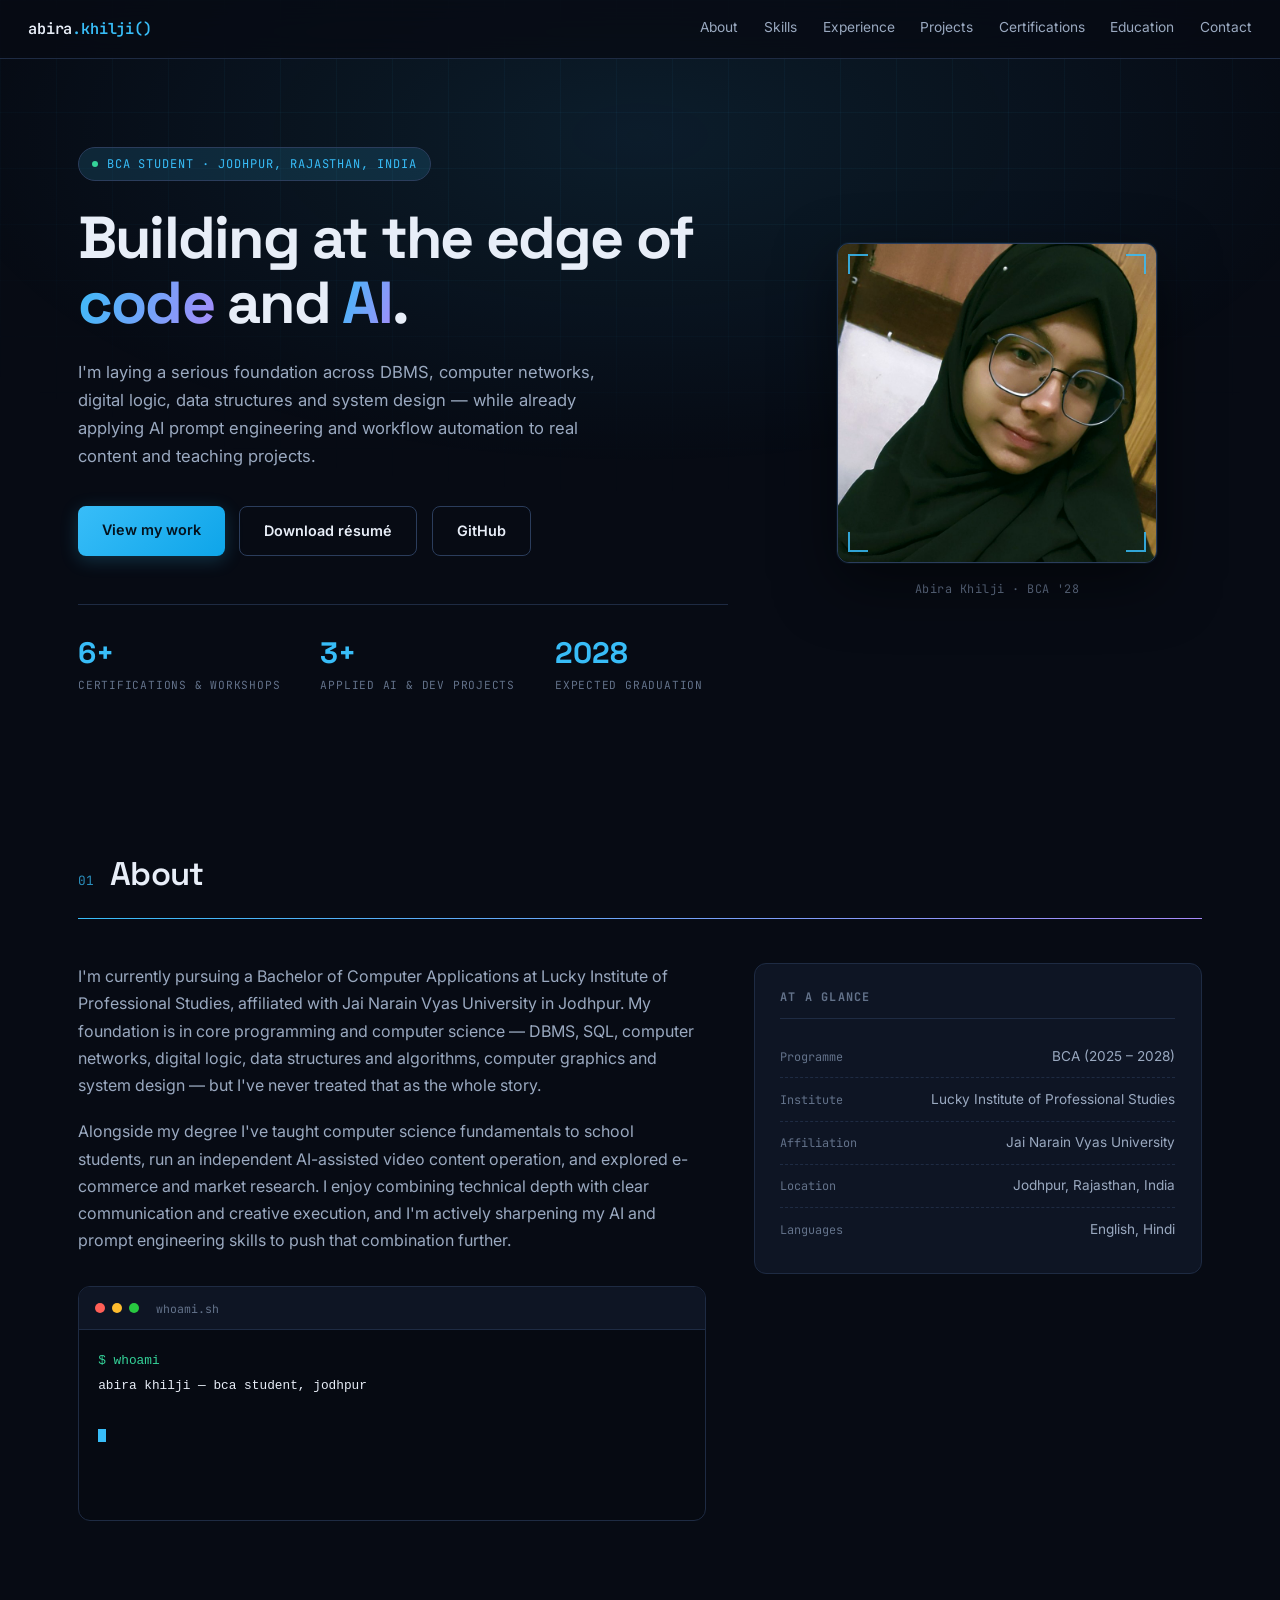
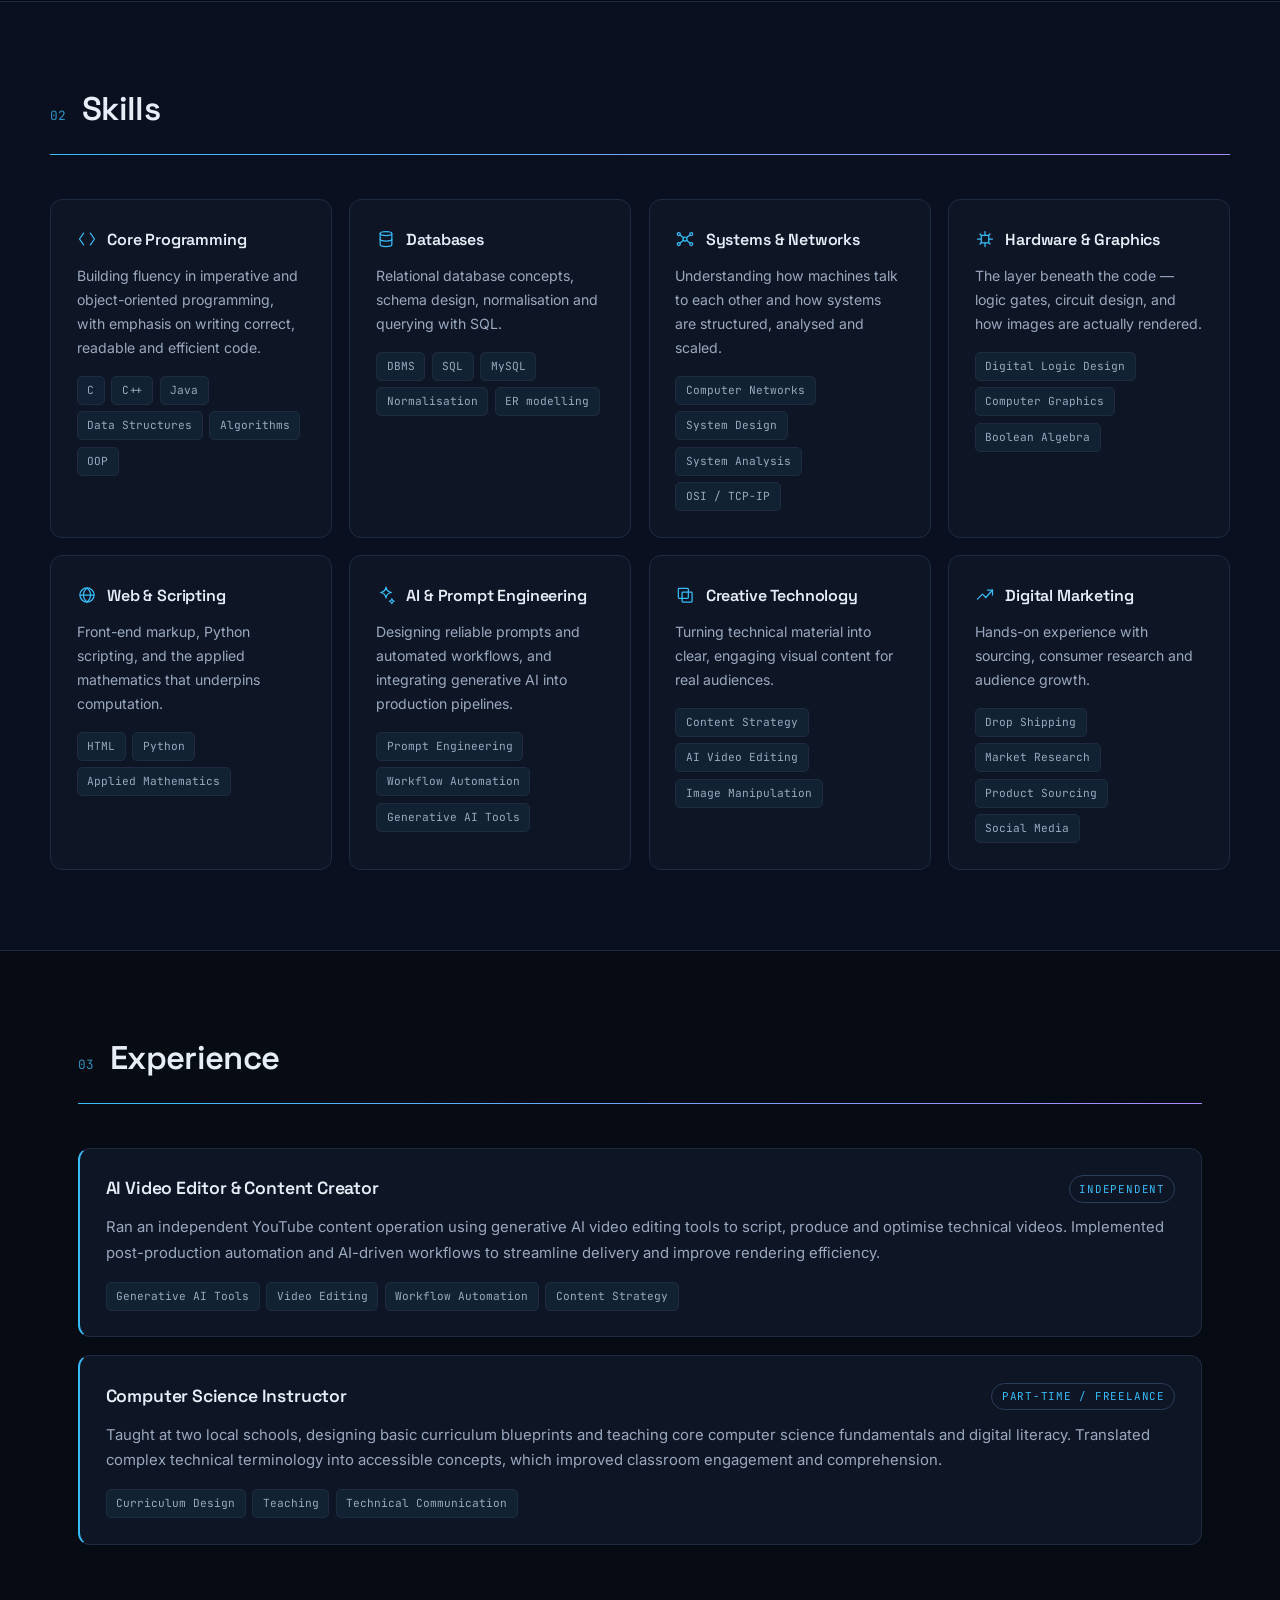
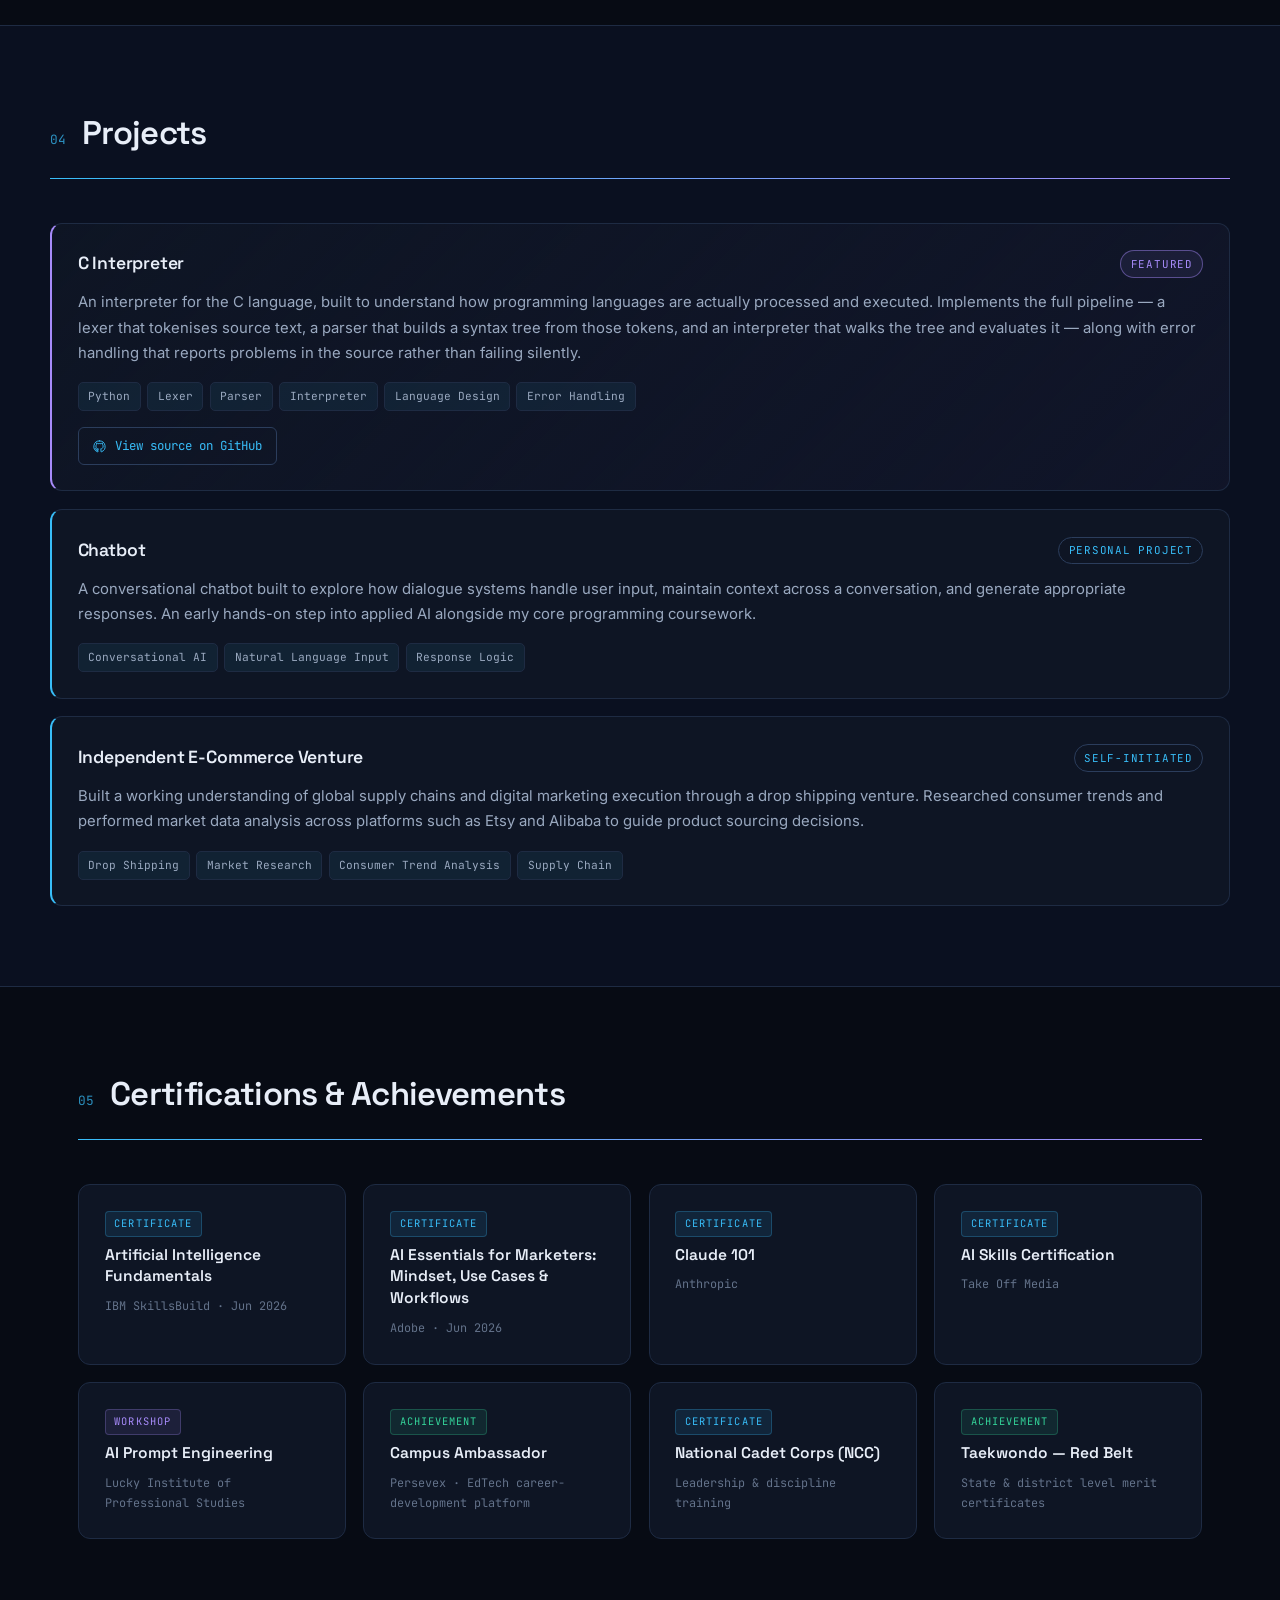
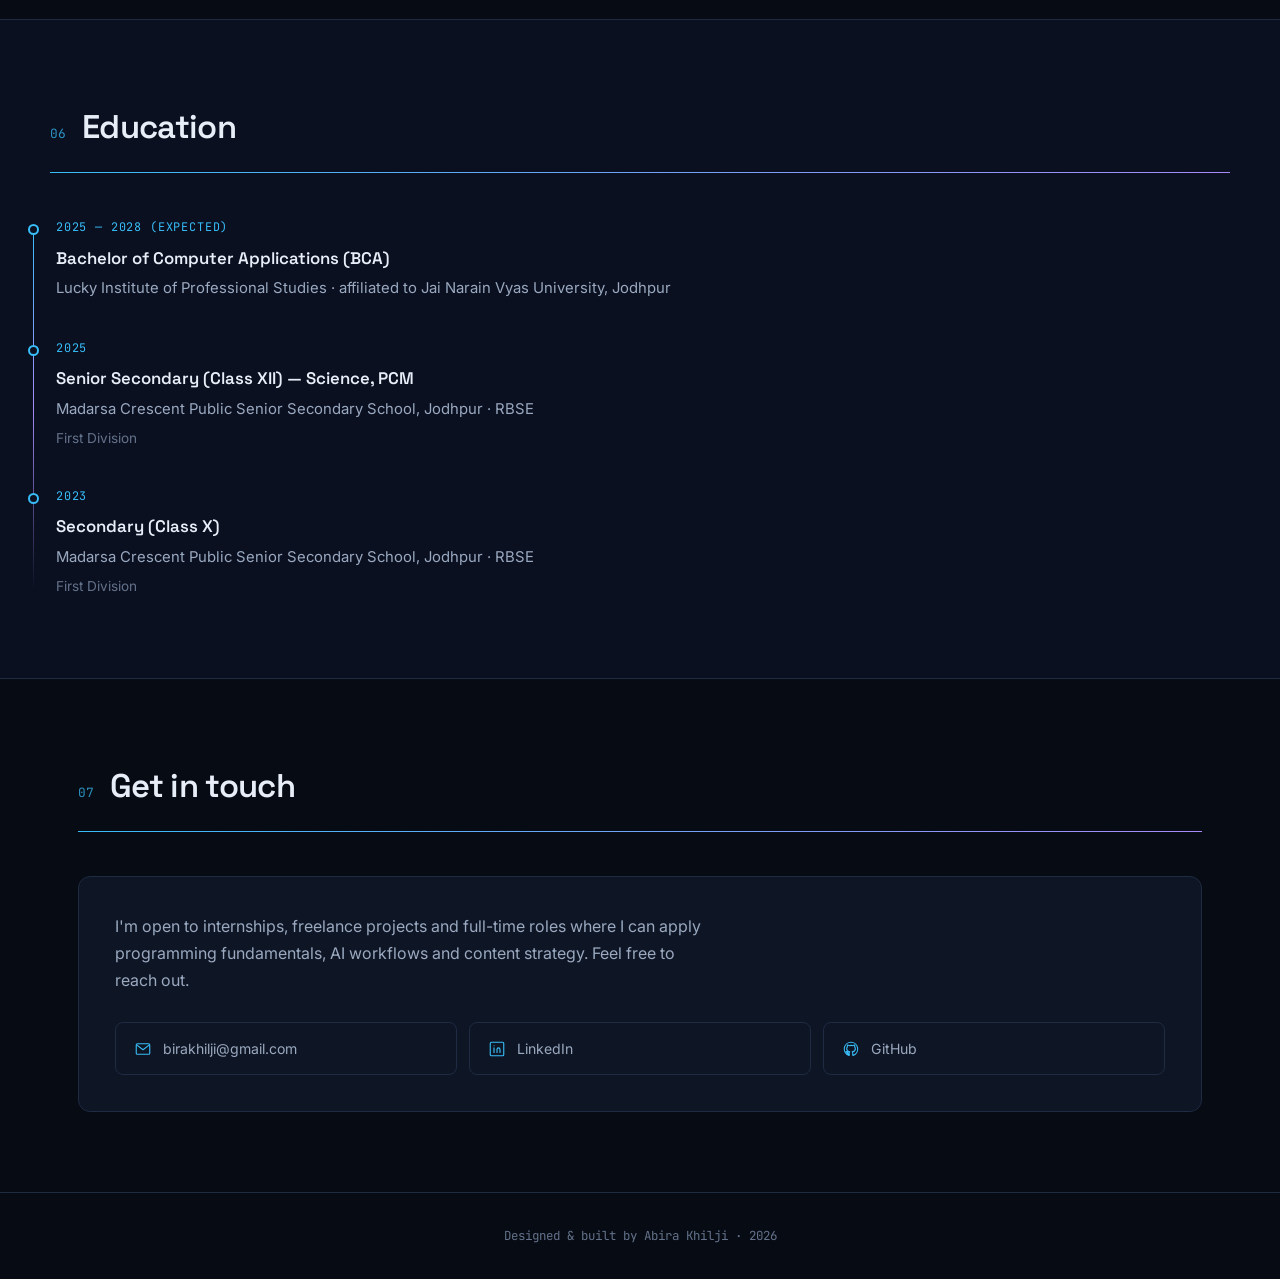
<file: index.html>
<!DOCTYPE html>
<html lang="en">
<head>
<meta charset="UTF-8">
<meta name="viewport" content="width=device-width, initial-scale=1.0">
<title>Abira Khilji — Computer Applications &amp; Applied AI</title>
<meta name="description" content="Abira Khilji — BCA student in Jodhpur, India. Core computer science (DBMS, networks, DSA, system design) combined with applied AI, prompt engineering and content strategy.">
<meta name="author" content="Abira Khilji">

<meta property="og:type" content="website">
<meta property="og:title" content="Abira Khilji — Computer Applications &amp; Applied AI">
<meta property="og:description" content="BCA student combining core computer science with applied AI, prompt engineering and content strategy.">
<meta property="og:image" content="assets/profile.jpg">
<meta name="twitter:card" content="summary_large_image">

<link rel="icon" href="data:image/svg+xml,<svg xmlns='http://www.w3.org/2000/svg' viewBox='0 0 100 100'><rect width='100' height='100' rx='20' fill='%230b1220'/><text y='70' x='50' text-anchor='middle' font-size='58' font-family='monospace' fill='%2338bdf8'>A</text></svg>">

<link rel="preconnect" href="https://fonts.googleapis.com">
<link rel="preconnect" href="https://fonts.gstatic.com" crossorigin>
<link href="https://fonts.googleapis.com/css2?family=Space+Grotesk:wght@500;600;700&family=Inter:wght@400;500;600&family=JetBrains+Mono:wght@400;500;600&display=swap" rel="stylesheet">
<link rel="stylesheet" href="style.css">
</head>
<body>

<div class="bg-grid" aria-hidden="true"></div>
<div class="bg-glow" aria-hidden="true"></div>

<a class="skip-link" href="#main">Skip to content</a>

<header class="site-header">
  <a class="brand" href="#top">abira<span class="brand-dim">.khilji()</span></a>
  <nav class="main-nav" id="mainNav">
    <a href="#about">About</a>
    <a href="#skills">Skills</a>
    <a href="#experience">Experience</a>
    <a href="#projects">Projects</a>
    <a href="#certifications">Certifications</a>
    <a href="#education">Education</a>
    <a href="#contact">Contact</a>
  </nav>
  <button class="nav-toggle" aria-label="Open menu" aria-expanded="false" aria-controls="mainNav">
    <span></span><span></span><span></span>
  </button>
</header>

<main id="main">

<section id="top" class="hero">
  <div class="hero-inner">
    <div class="hero-text">
      <p class="hero-label"><span class="pulse-dot"></span>BCA Student · Jodhpur, Rajasthan, India</p>
      <h1 class="hero-title">Building at the edge of <span class="accent-text">code</span> and <span class="accent-text">AI</span>.</h1>
      <p class="hero-sub">
        I'm laying a serious foundation across DBMS, computer networks, digital logic, data structures
        and system design — while already applying AI prompt engineering and workflow automation to real
        content and teaching projects.
      </p>
      <div class="hero-actions">
        <a href="#experience" class="btn btn-primary">View my work</a>
        <a href="resume.pdf" class="btn btn-ghost" target="_blank" rel="noopener">Download résumé</a>
        <a href="https://github.com/abirakhilji" class="btn btn-ghost" target="_blank" rel="noopener">GitHub</a>
      </div>
      <div class="hero-stats">
        <div class="hero-stat">
          <span class="hero-stat-value">6+</span>
          <span class="hero-stat-label">Certifications &amp; workshops</span>
        </div>
        <div class="hero-stat">
          <span class="hero-stat-value">3+</span>
          <span class="hero-stat-label">Applied AI &amp; dev projects</span>
        </div>
        <div class="hero-stat">
          <span class="hero-stat-value">2028</span>
          <span class="hero-stat-label">Expected graduation</span>
        </div>
      </div>
    </div>

    <div class="hero-portrait">
      <div class="portrait-frame">
        <img src="assets/profile.jpg" alt="Portrait of Abira Khilji" width="800" height="800" loading="eager">
        <span class="corner tl"></span><span class="corner tr"></span>
        <span class="corner bl"></span><span class="corner br"></span>
        <span class="scanline" aria-hidden="true"></span>
      </div>
      <p class="portrait-caption">Abira Khilji · BCA '28</p>
    </div>
  </div>
</section>

<section id="about" class="section">
  <div class="section-head">
    <span class="section-index">01</span>
    <h2 class="section-title">About</h2>
  </div>

  <div class="about-grid">
    <div class="about-text-col">
      <p class="about-text">
        I'm currently pursuing a Bachelor of Computer Applications at Lucky Institute of Professional
        Studies, affiliated with Jai Narain Vyas University in Jodhpur. My foundation is in core
        programming and computer science — DBMS, SQL, computer networks, digital logic, data structures
        and algorithms, computer graphics and system design — but I've never treated that as the whole story.
      </p>
      <p class="about-text">
        Alongside my degree I've taught computer science fundamentals to school students, run an
        independent AI-assisted video content operation, and explored e-commerce and market research.
        I enjoy combining technical depth with clear communication and creative execution, and I'm
        actively sharpening my AI and prompt engineering skills to push that combination further.
      </p>

      <div class="terminal panel">
        <div class="terminal-bar">
          <span class="dot dot-red"></span><span class="dot dot-amber"></span><span class="dot dot-green"></span>
          <span class="terminal-title">whoami.sh</span>
        </div>
        <pre class="terminal-body"><code id="terminalOutput"></code><span class="cursor" aria-hidden="true"></span></pre>
      </div>
    </div>

    <aside class="panel spec-sheet">
      <h3 class="spec-heading">At a glance</h3>
      <div class="spec-row"><span class="spec-label">Programme</span><span class="spec-value">BCA (2025 – 2028)</span></div>
      <div class="spec-row"><span class="spec-label">Institute</span><span class="spec-value">Lucky Institute of Professional Studies</span></div>
      <div class="spec-row"><span class="spec-label">Affiliation</span><span class="spec-value">Jai Narain Vyas University</span></div>
      <div class="spec-row"><span class="spec-label">Location</span><span class="spec-value">Jodhpur, Rajasthan, India</span></div>
      <div class="spec-row"><span class="spec-label">Languages</span><span class="spec-value">English, Hindi</span></div>
    </aside>
  </div>
</section>

<section id="skills" class="section section-alt">
  <div class="section-head">
    <span class="section-index">02</span>
    <h2 class="section-title">Skills</h2>
  </div>

  <div class="skills-grid">

    <div class="skill-group panel">
      <div class="skill-group-head">
        <svg class="skill-icon" viewBox="0 0 24 24" fill="none" stroke="currentColor" stroke-width="1.5" stroke-linecap="round" stroke-linejoin="round" aria-hidden="true"><polyline points="8 5 3 12 8 19"/><polyline points="16 5 21 12 16 19"/></svg>
        <h3>Core Programming</h3>
      </div>
      <p>Building fluency in imperative and object-oriented programming, with emphasis on writing correct, readable and efficient code.</p>
      <div class="chip-row">
        <span class="chip">C</span><span class="chip">C++</span><span class="chip">Java</span>
        <span class="chip">Data Structures</span><span class="chip">Algorithms</span><span class="chip">OOP</span>
      </div>
    </div>

    <div class="skill-group panel">
      <div class="skill-group-head">
        <svg class="skill-icon" viewBox="0 0 24 24" fill="none" stroke="currentColor" stroke-width="1.5" stroke-linecap="round" stroke-linejoin="round" aria-hidden="true"><ellipse cx="12" cy="5.5" rx="7" ry="2.5"/><path d="M5 5.5v13c0 1.38 3.13 2.5 7 2.5s7-1.12 7-2.5v-13"/><path d="M5 12c0 1.38 3.13 2.5 7 2.5s7-1.12 7-2.5"/></svg>
        <h3>Databases</h3>
      </div>
      <p>Relational database concepts, schema design, normalisation and querying with SQL.</p>
      <div class="chip-row">
        <span class="chip">DBMS</span><span class="chip">SQL</span><span class="chip">MySQL</span>
        <span class="chip">Normalisation</span><span class="chip">ER modelling</span>
      </div>
    </div>

    <div class="skill-group panel">
      <div class="skill-group-head">
        <svg class="skill-icon" viewBox="0 0 24 24" fill="none" stroke="currentColor" stroke-width="1.5" stroke-linecap="round" stroke-linejoin="round" aria-hidden="true"><circle cx="12" cy="12" r="2.4"/><circle cx="4.5" cy="6" r="1.8"/><circle cx="19.5" cy="6" r="1.8"/><circle cx="4.5" cy="18" r="1.8"/><circle cx="19.5" cy="18" r="1.8"/><path d="M6 7.2l4.3 3.4M18 7.2l-4.3 3.4M6 16.8l4.3-3.4M18 16.8l-4.3-3.4"/></svg>
        <h3>Systems &amp; Networks</h3>
      </div>
      <p>Understanding how machines talk to each other and how systems are structured, analysed and scaled.</p>
      <div class="chip-row">
        <span class="chip">Computer Networks</span><span class="chip">System Design</span>
        <span class="chip">System Analysis</span><span class="chip">OSI / TCP-IP</span>
      </div>
    </div>

    <div class="skill-group panel">
      <div class="skill-group-head">
        <svg class="skill-icon" viewBox="0 0 24 24" fill="none" stroke="currentColor" stroke-width="1.5" stroke-linecap="round" stroke-linejoin="round" aria-hidden="true"><rect x="7.5" y="7.5" width="9" height="9" rx="1"/><path d="M12 3v4.5M12 16.5V21M3 12h4.5M16.5 12H21M6 6l1.8 1.8M18 6l-1.8 1.8M6 18l1.8-1.8M18 18l-1.8-1.8"/></svg>
        <h3>Hardware &amp; Graphics</h3>
      </div>
      <p>The layer beneath the code — logic gates, circuit design, and how images are actually rendered.</p>
      <div class="chip-row">
        <span class="chip">Digital Logic Design</span><span class="chip">Computer Graphics</span>
        <span class="chip">Boolean Algebra</span>
      </div>
    </div>

    <div class="skill-group panel">
      <div class="skill-group-head">
        <svg class="skill-icon" viewBox="0 0 24 24" fill="none" stroke="currentColor" stroke-width="1.5" stroke-linecap="round" stroke-linejoin="round" aria-hidden="true"><circle cx="12" cy="12" r="8.5"/><path d="M3.5 12h17"/><path d="M12 3.5c2.8 2.4 4.3 5.3 4.3 8.5s-1.5 6.1-4.3 8.5c-2.8-2.4-4.3-5.3-4.3-8.5S9.2 5.9 12 3.5z"/></svg>
        <h3>Web &amp; Scripting</h3>
      </div>
      <p>Front-end markup, Python scripting, and the applied mathematics that underpins computation.</p>
      <div class="chip-row">
        <span class="chip">HTML</span><span class="chip">Python</span>
        <span class="chip">Applied Mathematics</span>
      </div>
    </div>

    <div class="skill-group panel">
      <div class="skill-group-head">
        <svg class="skill-icon" viewBox="0 0 24 24" fill="none" stroke="currentColor" stroke-width="1.5" stroke-linecap="round" stroke-linejoin="round" aria-hidden="true"><path d="M12 2.5c.65 3.9 2.15 5.85 6.5 6.5-4.35.65-5.85 2.6-6.5 6.5-.65-3.9-2.15-5.85-6.5-6.5 4.35-.65 5.85-2.6 6.5-6.5z"/><path d="M19 16.5c.32 1.8 1 2.7 3 3-2 .3-2.68 1.2-3 3-.32-1.8-1-2.7-3-3 2-.3 2.68-1.2 3-3z"/></svg>
        <h3>AI &amp; Prompt Engineering</h3>
      </div>
      <p>Designing reliable prompts and automated workflows, and integrating generative AI into production pipelines.</p>
      <div class="chip-row">
        <span class="chip">Prompt Engineering</span><span class="chip">Workflow Automation</span>
        <span class="chip">Generative AI Tools</span>
      </div>
    </div>

    <div class="skill-group panel">
      <div class="skill-group-head">
        <svg class="skill-icon" viewBox="0 0 24 24" fill="none" stroke="currentColor" stroke-width="1.5" stroke-linecap="round" stroke-linejoin="round" aria-hidden="true"><rect x="4" y="4" width="12" height="12" rx="1"/><rect x="8.5" y="8.5" width="12" height="12" rx="1"/></svg>
        <h3>Creative Technology</h3>
      </div>
      <p>Turning technical material into clear, engaging visual content for real audiences.</p>
      <div class="chip-row">
        <span class="chip">Content Strategy</span><span class="chip">AI Video Editing</span>
        <span class="chip">Image Manipulation</span>
      </div>
    </div>

    <div class="skill-group panel">
      <div class="skill-group-head">
        <svg class="skill-icon" viewBox="0 0 24 24" fill="none" stroke="currentColor" stroke-width="1.5" stroke-linecap="round" stroke-linejoin="round" aria-hidden="true"><polyline points="3 17 9 11 13 15 21 6"/><polyline points="15 6 21 6 21 12"/></svg>
        <h3>Digital Marketing</h3>
      </div>
      <p>Hands-on experience with sourcing, consumer research and audience growth.</p>
      <div class="chip-row">
        <span class="chip">Drop Shipping</span><span class="chip">Market Research</span>
        <span class="chip">Product Sourcing</span><span class="chip">Social Media</span>
      </div>
    </div>

  </div>
</section>

<section id="experience" class="section">
  <div class="section-head">
    <span class="section-index">03</span>
    <h2 class="section-title">Experience</h2>
  </div>

  <div class="cards-list">

    <article class="card panel">
      <div class="card-head">
        <h3>AI Video Editor &amp; Content Creator</h3>
        <span class="card-tag">Independent</span>
      </div>
      <p>
        Ran an independent YouTube content operation using generative AI video editing tools to script,
        produce and optimise technical videos. Implemented post-production automation and AI-driven
        workflows to streamline delivery and improve rendering efficiency.
      </p>
      <div class="chip-row">
        <span class="chip">Generative AI Tools</span><span class="chip">Video Editing</span>
        <span class="chip">Workflow Automation</span><span class="chip">Content Strategy</span>
      </div>
    </article>

    <article class="card panel">
      <div class="card-head">
        <h3>Computer Science Instructor</h3>
        <span class="card-tag">Part-time / Freelance</span>
      </div>
      <p>
        Taught at two local schools, designing basic curriculum blueprints and teaching core computer
        science fundamentals and digital literacy. Translated complex technical terminology into
        accessible concepts, which improved classroom engagement and comprehension.
      </p>
      <div class="chip-row">
        <span class="chip">Curriculum Design</span><span class="chip">Teaching</span>
        <span class="chip">Technical Communication</span>
      </div>
    </article>

  </div>
</section>

<section id="projects" class="section section-alt">
  <div class="section-head">
    <span class="section-index">04</span>
    <h2 class="section-title">Projects</h2>
  </div>

  <div class="cards-list">

    <article class="card panel card-featured">
      <div class="card-head">
        <h3>C Interpreter</h3>
        <span class="card-tag tag-featured">Featured</span>
      </div>
      <p>
        An interpreter for the C language, built to understand how programming languages are actually
        processed and executed. Implements the full pipeline — a lexer that tokenises source text, a
        parser that builds a syntax tree from those tokens, and an interpreter that walks the tree and
        evaluates it — along with error handling that reports problems in the source rather than failing
        silently.
      </p>
      <div class="chip-row">
        <span class="chip">Python</span><span class="chip">Lexer</span>
        <span class="chip">Parser</span><span class="chip">Interpreter</span>
        <span class="chip">Language Design</span><span class="chip">Error Handling</span>
      </div>
      <a class="card-link" href="https://github.com/abirakhilji/mini-c-compiler" target="_blank" rel="noopener">
        <svg viewBox="0 0 24 24" fill="none" stroke="currentColor" stroke-width="1.5" stroke-linecap="round" stroke-linejoin="round" aria-hidden="true"><path d="M12 3a9 9 0 0 0-2.85 17.54c.45.08.62-.2.62-.43v-1.68c-2.5.55-3.03-1.2-3.03-1.2-.41-1.03-1-1.3-1-1.3-.82-.56.06-.55.06-.55.9.06 1.38.93 1.38.93.8 1.38 2.1.98 2.62.75.08-.58.32-.98.57-1.2-2-.23-4.1-1-4.1-4.44 0-.98.35-1.78.92-2.4-.09-.23-.4-1.15.1-2.4 0 0 .76-.24 2.5.92a8.6 8.6 0 0 1 4.5 0c1.73-1.16 2.5-.92 2.5-.92.5 1.25.19 2.17.1 2.4.57.62.92 1.42.92 2.4 0 3.45-2.1 4.2-4.1 4.43.33.28.62.85.62 1.7v2.5c0 .24.16.5.62.43A9 9 0 0 0 12 3z"/></svg>
        View source on GitHub
      </a>
    </article>

    <article class="card panel">
      <div class="card-head">
        <h3>Chatbot</h3>
        <span class="card-tag">Personal project</span>
      </div>
      <p>
        A conversational chatbot built to explore how dialogue systems handle user input, maintain context
        across a conversation, and generate appropriate responses. An early hands-on step into applied AI
        alongside my core programming coursework.
      </p>
      <div class="chip-row">
        <span class="chip">Conversational AI</span><span class="chip">Natural Language Input</span>
        <span class="chip">Response Logic</span>
      </div>
    </article>

    <article class="card panel">
      <div class="card-head">
        <h3>Independent E-Commerce Venture</h3>
        <span class="card-tag">Self-initiated</span>
      </div>
      <p>
        Built a working understanding of global supply chains and digital marketing execution through a
        drop shipping venture. Researched consumer trends and performed market data analysis across
        platforms such as Etsy and Alibaba to guide product sourcing decisions.
      </p>
      <div class="chip-row">
        <span class="chip">Drop Shipping</span><span class="chip">Market Research</span>
        <span class="chip">Consumer Trend Analysis</span><span class="chip">Supply Chain</span>
      </div>
    </article>

  </div>
</section>

<section id="certifications" class="section">
  <div class="section-head">
    <span class="section-index">05</span>
    <h2 class="section-title">Certifications &amp; Achievements</h2>
  </div>

  <div class="badge-grid">
    <div class="badge-card panel">
      <span class="badge-type">Certificate</span>
      <h3 class="badge-name">Artificial Intelligence Fundamentals</h3>
      <p class="badge-meta">IBM SkillsBuild · Jun 2026</p>
    </div>
    <div class="badge-card panel">
      <span class="badge-type">Certificate</span>
      <h3 class="badge-name">AI Essentials for Marketers: Mindset, Use Cases &amp; Workflows</h3>
      <p class="badge-meta">Adobe · Jun 2026</p>
    </div>
    <div class="badge-card panel">
      <span class="badge-type">Certificate</span>
      <h3 class="badge-name">Claude 101</h3>
      <p class="badge-meta">Anthropic</p>
    </div>
    <div class="badge-card panel">
      <span class="badge-type">Certificate</span>
      <h3 class="badge-name">AI Skills Certification</h3>
      <p class="badge-meta">Take Off Media</p>
    </div>
    <div class="badge-card panel">
      <span class="badge-type workshop">Workshop</span>
      <h3 class="badge-name">AI Prompt Engineering</h3>
      <p class="badge-meta">Lucky Institute of Professional Studies</p>
    </div>
    <div class="badge-card panel">
      <span class="badge-type achievement">Achievement</span>
      <h3 class="badge-name">Campus Ambassador</h3>
      <p class="badge-meta">Persevex · EdTech career-development platform</p>
    </div>
    <div class="badge-card panel">
      <span class="badge-type">Certificate</span>
      <h3 class="badge-name">National Cadet Corps (NCC)</h3>
      <p class="badge-meta">Leadership &amp; discipline training</p>
    </div>
    <div class="badge-card panel">
      <span class="badge-type achievement">Achievement</span>
      <h3 class="badge-name">Taekwondo — Red Belt</h3>
      <p class="badge-meta">State &amp; district level merit certificates</p>
    </div>
  </div>
</section>

<section id="education" class="section section-alt">
  <div class="section-head">
    <span class="section-index">06</span>
    <h2 class="section-title">Education</h2>
  </div>

  <ol class="timeline">
    <li>
      <span class="timeline-node" aria-hidden="true"></span>
      <span class="timeline-year">2025 — 2028 (expected)</span>
      <span class="timeline-detail">
        <strong>Bachelor of Computer Applications (BCA)</strong>
        <span class="timeline-org">Lucky Institute of Professional Studies · affiliated to Jai Narain Vyas University, Jodhpur</span>
      </span>
    </li>
    <li>
      <span class="timeline-node" aria-hidden="true"></span>
      <span class="timeline-year">2025</span>
      <span class="timeline-detail">
        <strong>Senior Secondary (Class XII) — Science, PCM</strong>
        <span class="timeline-org">Madarsa Crescent Public Senior Secondary School, Jodhpur · RBSE</span>
        <span class="timeline-note">First Division</span>
      </span>
    </li>
    <li>
      <span class="timeline-node" aria-hidden="true"></span>
      <span class="timeline-year">2023</span>
      <span class="timeline-detail">
        <strong>Secondary (Class X)</strong>
        <span class="timeline-org">Madarsa Crescent Public Senior Secondary School, Jodhpur · RBSE</span>
        <span class="timeline-note">First Division</span>
      </span>
    </li>
  </ol>
</section>

<section id="contact" class="section">
  <div class="section-head">
    <span class="section-index">07</span>
    <h2 class="section-title">Get in touch</h2>
  </div>

  <div class="panel contact-panel">
    <p class="contact-intro">
      I'm open to internships, freelance projects and full-time roles where I can apply programming
      fundamentals, AI workflows and content strategy. Feel free to reach out.
    </p>
    <div class="contact-links">
      <a class="contact-link" href="mailto:birakhilji@gmail.com">
        <svg viewBox="0 0 24 24" fill="none" stroke="currentColor" stroke-width="1.5" stroke-linecap="round" stroke-linejoin="round" aria-hidden="true"><rect x="3" y="5" width="18" height="14" rx="1.5"/><path d="M3.5 6.5l8.5 6.5 8.5-6.5"/></svg>
        <span>birakhilji@gmail.com</span>
      </a>
      <a class="contact-link" href="https://linkedin.com/in/abira-khilji-1a8820399" target="_blank" rel="noopener">
        <svg viewBox="0 0 24 24" fill="none" stroke="currentColor" stroke-width="1.5" stroke-linecap="round" stroke-linejoin="round" aria-hidden="true"><rect x="3" y="3" width="18" height="18" rx="1.5"/><path d="M8 10.5v6M8 7.7v.01M12 16.5v-3.7c0-1.4 1-2.3 2.2-2.3 1.2 0 1.8.9 1.8 2.3v3.7"/></svg>
        <span>LinkedIn</span>
      </a>
      <a class="contact-link" href="https://github.com/abirakhilji" target="_blank" rel="noopener">
        <svg viewBox="0 0 24 24" fill="none" stroke="currentColor" stroke-width="1.5" stroke-linecap="round" stroke-linejoin="round" aria-hidden="true"><path d="M12 3a9 9 0 0 0-2.85 17.54c.45.08.62-.2.62-.43v-1.68c-2.5.55-3.03-1.2-3.03-1.2-.41-1.03-1-1.3-1-1.3-.82-.56.06-.55.06-.55.9.06 1.38.93 1.38.93.8 1.38 2.1.98 2.62.75.08-.58.32-.98.57-1.2-2-.23-4.1-1-4.1-4.44 0-.98.35-1.78.92-2.4-.09-.23-.4-1.15.1-2.4 0 0 .76-.24 2.5.92a8.6 8.6 0 0 1 4.5 0c1.73-1.16 2.5-.92 2.5-.92.5 1.25.19 2.17.1 2.4.57.62.92 1.42.92 2.4 0 3.45-2.1 4.2-4.1 4.43.33.28.62.85.62 1.7v2.5c0 .24.16.5.62.43A9 9 0 0 0 12 3z"/></svg>
        <span>GitHub</span>
      </a>
    </div>
  </div>
</section>

</main>

<footer class="site-footer">
  <p>Designed &amp; built by Abira Khilji · <span id="year"></span></p>
</footer>

<script src="script.js"></script>
</body>
</html>
</file>
<file: style.css>
/* ============================================================
   Abira Khilji — Portfolio
   Theme: dark technical / blueprint
   ============================================================ */

:root {
  --bg:            #070b14;
  --bg-alt:        #0a1020;
  --panel:         #0e1524;
  --panel-hover:   #121b2e;
  --line:          #1e2b43;
  --line-bright:   #2b3d5c;

  --ink:           #e8eef8;
  --ink-soft:      #9aa9c0;
  --ink-dim:       #63728a;

  --accent:        #38bdf8;
  --accent-deep:   #0ea5e9;
  --accent-glow:   rgba(56, 189, 248, 0.14);
  --violet:        #a78bfa;
  --mint:          #34d399;
  --amber:         #fbbf24;

  --display: 'Space Grotesk', system-ui, sans-serif;
  --sans:    'Inter', system-ui, -apple-system, sans-serif;
  --mono:    'JetBrains Mono', 'SF Mono', Consolas, monospace;

  --radius: 12px;
  --maxw: 1180px;
  --ease: cubic-bezier(0.22, 1, 0.36, 1);
}

*, *::before, *::after { box-sizing: border-box; }

html { scroll-behavior: smooth; scroll-padding-top: 90px; }

body {
  margin: 0;
  background: var(--bg);
  color: var(--ink);
  font-family: var(--sans);
  font-size: 16px;
  line-height: 1.7;
  -webkit-font-smoothing: antialiased;
  overflow-x: hidden;
}

img { max-width: 100%; display: block; }

a { color: inherit; }

.skip-link {
  position: absolute;
  left: -9999px;
  top: 0;
  background: var(--accent);
  color: #04121d;
  padding: 0.6rem 1rem;
  z-index: 999;
  font-weight: 600;
}
.skip-link:focus { left: 0; }

/* ---------- Background layers ---------- */

.bg-grid {
  position: fixed;
  inset: 0;
  z-index: -2;
  background-image:
    linear-gradient(rgba(56,189,248,0.045) 1px, transparent 1px),
    linear-gradient(90deg, rgba(56,189,248,0.045) 1px, transparent 1px);
  background-size: 56px 56px;
  mask-image: radial-gradient(ellipse 100% 70% at 50% 0%, #000 35%, transparent 80%);
  -webkit-mask-image: radial-gradient(ellipse 100% 70% at 50% 0%, #000 35%, transparent 80%);
  pointer-events: none;
}

.bg-glow {
  position: fixed;
  top: -25vh;
  left: 50%;
  transform: translateX(-50%);
  width: 120vw;
  height: 80vh;
  z-index: -3;
  background: radial-gradient(ellipse at center, rgba(56,189,248,0.10) 0%, transparent 65%);
  pointer-events: none;
}

/* ---------- Header ---------- */

.site-header {
  position: sticky;
  top: 0;
  z-index: 100;
  display: flex;
  align-items: center;
  justify-content: space-between;
  gap: 1.5rem;
  padding: 1rem 1.75rem;
  background: rgba(7, 11, 20, 0.78);
  backdrop-filter: blur(14px);
  -webkit-backdrop-filter: blur(14px);
  border-bottom: 1px solid var(--line);
}

.brand {
  font-family: var(--mono);
  font-weight: 600;
  font-size: 0.95rem;
  letter-spacing: -0.01em;
  text-decoration: none;
  color: var(--ink);
}
.brand-dim { color: var(--accent); }

.main-nav {
  display: flex;
  gap: 1.6rem;
  font-size: 0.86rem;
}

.main-nav a {
  position: relative;
  text-decoration: none;
  color: var(--ink-soft);
  padding-bottom: 3px;
  transition: color 0.18s ease;
}

.main-nav a::after {
  content: "";
  position: absolute;
  left: 0; bottom: 0;
  width: 100%; height: 1px;
  background: var(--accent);
  transform: scaleX(0);
  transform-origin: right;
  transition: transform 0.28s var(--ease);
}

.main-nav a:hover { color: var(--ink); }
.main-nav a:hover::after,
.main-nav a.active::after { transform: scaleX(1); transform-origin: left; }
.main-nav a.active { color: var(--accent); }

.nav-toggle {
  display: none;
  flex-direction: column;
  justify-content: center;
  gap: 5px;
  width: 40px; height: 40px;
  padding: 0;
  background: none;
  border: 1px solid var(--line);
  border-radius: 8px;
  cursor: pointer;
}
.nav-toggle span {
  display: block;
  width: 18px; height: 1.5px;
  margin: 0 auto;
  background: var(--ink);
  transition: transform 0.28s var(--ease), opacity 0.2s ease;
}
.nav-toggle[aria-expanded="true"] span:nth-child(1) { transform: translateY(6.5px) rotate(45deg); }
.nav-toggle[aria-expanded="true"] span:nth-child(2) { opacity: 0; }
.nav-toggle[aria-expanded="true"] span:nth-child(3) { transform: translateY(-6.5px) rotate(-45deg); }

/* ---------- Hero ---------- */

.hero {
  max-width: var(--maxw);
  margin: 0 auto;
  padding: 5.5rem 1.75rem 4.5rem;
}

.hero-inner {
  display: grid;
  grid-template-columns: 1.35fr 0.85fr;
  gap: 4rem;
  align-items: center;
}

.hero-label {
  display: inline-flex;
  align-items: center;
  gap: 0.55rem;
  font-family: var(--mono);
  font-size: 0.75rem;
  letter-spacing: 0.08em;
  text-transform: uppercase;
  color: var(--accent);
  margin: 0 0 1.5rem;
  padding: 0.35rem 0.8rem;
  border: 1px solid var(--line-bright);
  border-radius: 100px;
  background: var(--accent-glow);
}

.pulse-dot {
  width: 6px; height: 6px;
  border-radius: 50%;
  background: var(--mint);
  box-shadow: 0 0 0 0 rgba(52, 211, 153, 0.7);
  animation: pulse 2.4s infinite;
}
@keyframes pulse {
  0%   { box-shadow: 0 0 0 0 rgba(52,211,153,0.6); }
  70%  { box-shadow: 0 0 0 7px rgba(52,211,153,0); }
  100% { box-shadow: 0 0 0 0 rgba(52,211,153,0); }
}

.hero-title {
  font-family: var(--display);
  font-size: clamp(2.3rem, 5.2vw, 3.7rem);
  font-weight: 700;
  line-height: 1.1;
  letter-spacing: -0.03em;
  margin: 0 0 1.4rem;
}

.accent-text {
  background: linear-gradient(110deg, var(--accent) 0%, var(--violet) 100%);
  -webkit-background-clip: text;
  background-clip: text;
  color: transparent;
}

.hero-sub {
  font-size: 1.04rem;
  color: var(--ink-soft);
  max-width: 54ch;
  margin: 0 0 2.2rem;
}

.hero-actions {
  display: flex;
  flex-wrap: wrap;
  gap: 0.9rem;
  margin-bottom: 3rem;
}

.btn {
  display: inline-block;
  padding: 0.75rem 1.5rem;
  border-radius: 8px;
  font-size: 0.9rem;
  font-weight: 600;
  text-decoration: none;
  transition: transform 0.2s var(--ease), box-shadow 0.2s ease,
              background 0.2s ease, border-color 0.2s ease;
}

.btn-primary {
  background: linear-gradient(135deg, var(--accent) 0%, var(--accent-deep) 100%);
  color: #04121d;
  box-shadow: 0 4px 18px rgba(56,189,248,0.22);
}
.btn-primary:hover { transform: translateY(-2px); box-shadow: 0 8px 26px rgba(56,189,248,0.32); }

.btn-ghost {
  border: 1px solid var(--line-bright);
  color: var(--ink);
  background: transparent;
}
.btn-ghost:hover { border-color: var(--accent); color: var(--accent); transform: translateY(-2px); }

.hero-stats {
  display: flex;
  flex-wrap: wrap;
  gap: 2.5rem;
  padding-top: 2rem;
  border-top: 1px solid var(--line);
}

.hero-stat { display: flex; flex-direction: column; }

.hero-stat-value {
  font-family: var(--display);
  font-size: 1.85rem;
  font-weight: 700;
  color: var(--accent);
  line-height: 1.1;
}

.hero-stat-label {
  font-family: var(--mono);
  font-size: 0.7rem;
  text-transform: uppercase;
  letter-spacing: 0.07em;
  color: var(--ink-dim);
  margin-top: 0.35rem;
}

/* ---------- Portrait ---------- */

.hero-portrait { justify-self: center; }

.portrait-frame {
  position: relative;
  width: min(320px, 72vw);
  aspect-ratio: 1;
  border-radius: var(--radius);
  overflow: hidden;
  border: 1px solid var(--line-bright);
  background: var(--panel);
  box-shadow: 0 20px 60px rgba(0,0,0,0.5), 0 0 0 1px rgba(56,189,248,0.08);
}

.portrait-frame img {
  width: 100%; height: 100%;
  object-fit: cover;
  filter: saturate(0.92) contrast(1.05);
  transition: filter 0.5s ease, transform 0.6s var(--ease);
}
.portrait-frame:hover img { filter: saturate(1.05) contrast(1.08); transform: scale(1.03); }

.portrait-frame .corner {
  position: absolute;
  width: 20px; height: 20px;
  border: 2px solid var(--accent);
  z-index: 2;
  opacity: 0.85;
}
.corner.tl { top: 10px; left: 10px; border-right: none; border-bottom: none; }
.corner.tr { top: 10px; right: 10px; border-left: none; border-bottom: none; }
.corner.bl { bottom: 10px; left: 10px; border-right: none; border-top: none; }
.corner.br { bottom: 10px; right: 10px; border-left: none; border-top: none; }

.scanline {
  position: absolute;
  left: 0; right: 0;
  height: 2px;
  background: linear-gradient(90deg, transparent, var(--accent), transparent);
  opacity: 0.55;
  animation: scan 5.5s linear infinite;
  z-index: 1;
  pointer-events: none;
}
@keyframes scan {
  0%   { top: -2%; opacity: 0; }
  10%  { opacity: 0.55; }
  90%  { opacity: 0.55; }
  100% { top: 102%; opacity: 0; }
}

.portrait-caption {
  font-family: var(--mono);
  font-size: 0.74rem;
  color: var(--ink-dim);
  text-align: center;
  margin: 1rem 0 0;
  letter-spacing: 0.04em;
}

/* ---------- Sections ---------- */

.section {
  max-width: var(--maxw);
  margin: 0 auto;
  padding: 5rem 1.75rem;
}

.section-alt {
  max-width: none;
  background: var(--bg-alt);
  border-top: 1px solid var(--line);
  border-bottom: 1px solid var(--line);
}
.section-alt > * { max-width: var(--maxw); margin-left: auto; margin-right: auto; }

.section-head {
  display: flex;
  align-items: baseline;
  gap: 1rem;
  margin-bottom: 2.75rem;
  padding-bottom: 1rem;
  border-bottom: 1px solid var(--line);
  position: relative;
}

.section-head::after {
  content: "";
  position: absolute;
  left: 0; bottom: -1px;
  width: 100%; height: 1px;
  background: linear-gradient(90deg, var(--accent), var(--violet));
  transform: scaleX(0);
  transform-origin: left;
  transition: transform 0.9s var(--ease);
}
.section-head.in-view::after { transform: scaleX(1); }

.section-index {
  font-family: var(--mono);
  font-size: 0.8rem;
  color: var(--accent);
  opacity: 0.75;
}

.section-title {
  font-family: var(--display);
  font-size: clamp(1.5rem, 3.2vw, 2.05rem);
  font-weight: 600;
  letter-spacing: -0.02em;
  margin: 0;
}

/* ---------- Panels ---------- */

.panel {
  position: relative;
  background: var(--panel);
  border: 1px solid var(--line);
  border-radius: var(--radius);
  padding: 1.6rem;
  transition: border-color 0.25s ease, background 0.25s ease, transform 0.25s var(--ease);
}

.reveal {
  opacity: 0;
  transform: translateY(18px);
  transition: opacity 0.65s var(--ease), transform 0.65s var(--ease);
}
.reveal.in-view { opacity: 1; transform: none; }

/* ---------- About ---------- */

.about-grid {
  display: grid;
  grid-template-columns: 1.4fr 1fr;
  gap: 3rem;
  align-items: start;
}

.about-text {
  color: var(--ink-soft);
  margin: 0 0 1.2rem;
  max-width: 62ch;
}

.spec-sheet { padding: 1.4rem 1.6rem; }

.spec-heading {
  font-family: var(--mono);
  font-size: 0.74rem;
  text-transform: uppercase;
  letter-spacing: 0.1em;
  color: var(--ink-dim);
  margin: 0 0 1rem;
  padding-bottom: 0.7rem;
  border-bottom: 1px solid var(--line);
}

.spec-row {
  display: flex;
  justify-content: space-between;
  align-items: baseline;
  gap: 1rem;
  padding: 0.6rem 0;
  border-bottom: 1px dashed var(--line);
  font-size: 0.85rem;
}
.spec-row:last-child { border-bottom: none; }

.spec-label {
  font-family: var(--mono);
  font-size: 0.74rem;
  color: var(--ink-dim);
  white-space: nowrap;
}

.spec-value { text-align: right; color: var(--ink-soft); }
.spec-highlight { color: var(--accent); font-weight: 600; }

/* ---------- Terminal ---------- */

.terminal {
  margin-top: 2rem;
  padding: 0;
  overflow: hidden;
  background: #060a12;
}

.terminal-bar {
  display: flex;
  align-items: center;
  gap: 0.45rem;
  padding: 0.7rem 1rem;
  border-bottom: 1px solid var(--line);
  background: var(--panel);
}

.dot { width: 10px; height: 10px; border-radius: 50%; }
.dot-red { background: #ff5f57; }
.dot-amber { background: #febc2e; }
.dot-green { background: #28c840; }

.terminal-title {
  margin-left: 0.6rem;
  font-family: var(--mono);
  font-size: 0.72rem;
  color: var(--ink-dim);
}

.terminal-body {
  margin: 0;
  padding: 1.1rem 1.2rem;
  font-family: var(--mono);
  font-size: 0.8rem;
  line-height: 1.85;
  color: var(--ink-soft);
  white-space: pre-wrap;
  word-break: break-word;
  min-height: 190px;
}

.terminal-body .t-prompt { color: var(--mint); }
.terminal-body .t-key    { color: var(--accent); }
.terminal-body .t-val    { color: var(--ink); }
.terminal-body .t-comment{ color: var(--ink-dim); }

.cursor {
  display: inline-block;
  width: 8px; height: 1em;
  vertical-align: text-bottom;
  background: var(--accent);
  animation: blink 1.1s steps(2, start) infinite;
}
@keyframes blink { to { visibility: hidden; } }

/* ---------- Skills ---------- */

.skills-grid {
  display: grid;
  grid-template-columns: repeat(auto-fit, minmax(280px, 1fr));
  gap: 1.1rem;
}

.skill-group:hover {
  border-color: var(--line-bright);
  background: var(--panel-hover);
  transform: translateY(-3px);
}

.skill-group-head {
  display: flex;
  align-items: center;
  gap: 0.65rem;
  margin-bottom: 0.7rem;
}

.skill-icon {
  width: 20px; height: 20px;
  flex-shrink: 0;
  color: var(--accent);
  transition: transform 0.3s var(--ease);
}
.skill-group:hover .skill-icon { transform: translateY(-2px) scale(1.08); }

.skill-group h3 {
  font-family: var(--display);
  font-size: 1rem;
  font-weight: 600;
  margin: 0;
  letter-spacing: -0.01em;
}

.skill-group p {
  margin: 0 0 1rem;
  font-size: 0.88rem;
  color: var(--ink-soft);
}

.chip-row { display: flex; flex-wrap: wrap; gap: 0.4rem; }

.chip {
  font-family: var(--mono);
  font-size: 0.7rem;
  padding: 0.25rem 0.6rem;
  border-radius: 5px;
  background: rgba(56,189,248,0.07);
  border: 1px solid var(--line);
  color: var(--ink-soft);
  transition: border-color 0.2s ease, color 0.2s ease;
}
.chip:hover { border-color: var(--accent); color: var(--accent); }
.chip.learning { border-style: dashed; color: var(--amber); border-color: rgba(251,191,36,0.4); background: rgba(251,191,36,0.06); }

/* ---------- Cards ---------- */

.cards-list { display: grid; gap: 1.1rem; }

.card { border-left: 2px solid var(--accent); }
.card:hover { border-color: var(--line-bright); border-left-color: var(--violet); background: var(--panel-hover); transform: translateX(3px); }

.card-head {
  display: flex;
  flex-wrap: wrap;
  align-items: center;
  justify-content: space-between;
  gap: 0.75rem;
  margin-bottom: 0.7rem;
}

.card-head h3 {
  font-family: var(--display);
  font-size: 1.1rem;
  font-weight: 600;
  margin: 0;
  letter-spacing: -0.01em;
}

.card-tag {
  font-family: var(--mono);
  font-size: 0.68rem;
  text-transform: uppercase;
  letter-spacing: 0.07em;
  color: var(--accent);
  padding: 0.22rem 0.6rem;
  border: 1px solid var(--line-bright);
  border-radius: 100px;
  white-space: nowrap;
}

.card p { margin: 0 0 1rem; color: var(--ink-soft); font-size: 0.93rem; }

/* ---------- Badges ---------- */

.badge-grid {
  display: grid;
  grid-template-columns: repeat(auto-fit, minmax(255px, 1fr));
  gap: 1.1rem;
}

.badge-card { display: flex; flex-direction: column; gap: 0.5rem; }
.badge-card:hover { border-color: var(--line-bright); background: var(--panel-hover); transform: translateY(-3px); }

.badge-type {
  align-self: flex-start;
  font-family: var(--mono);
  font-size: 0.65rem;
  text-transform: uppercase;
  letter-spacing: 0.1em;
  padding: 0.2rem 0.55rem;
  border-radius: 4px;
  background: rgba(56,189,248,0.1);
  color: var(--accent);
  border: 1px solid rgba(56,189,248,0.25);
}
.badge-type.workshop   { background: rgba(167,139,250,0.1); color: var(--violet); border-color: rgba(167,139,250,0.25); }
.badge-type.achievement{ background: rgba(52,211,153,0.1); color: var(--mint);  border-color: rgba(52,211,153,0.25); }

.badge-name {
  font-family: var(--display);
  font-size: 0.97rem;
  font-weight: 600;
  margin: 0;
  line-height: 1.4;
}

.badge-meta {
  font-family: var(--mono);
  font-size: 0.74rem;
  color: var(--ink-dim);
  margin: 0;
}

/* ---------- Timeline ---------- */

.timeline {
  list-style: none;
  margin: 0;
  padding: 0 0 0 1.75rem;
  position: relative;
}

.timeline::before {
  content: "";
  position: absolute;
  left: 5px; top: 8px; bottom: 8px;
  width: 1px;
  background: linear-gradient(180deg, var(--accent), var(--violet), transparent);
}

.timeline li {
  position: relative;
  padding-bottom: 2.25rem;
}
.timeline li:last-child { padding-bottom: 0; }

.timeline-node {
  position: absolute;
  left: -1.75rem; top: 7px;
  width: 11px; height: 11px;
  border-radius: 50%;
  background: var(--bg-alt);
  border: 2px solid var(--accent);
}

.timeline-year {
  display: block;
  font-family: var(--mono);
  font-size: 0.74rem;
  text-transform: uppercase;
  letter-spacing: 0.07em;
  color: var(--accent);
  margin-bottom: 0.4rem;
}

.timeline-detail { display: block; color: var(--ink-soft); font-size: 0.93rem; }
.timeline-detail strong { display: block; color: var(--ink); font-family: var(--display); font-size: 1.05rem; font-weight: 600; margin-bottom: 0.25rem; }
.timeline-org  { display: block; }
.timeline-note { display: block; color: var(--ink-dim); font-size: 0.85rem; margin-top: 0.3rem; }

/* ---------- Contact ---------- */

.contact-panel { padding: 2.25rem; }

.contact-intro {
  margin: 0 0 1.75rem;
  color: var(--ink-soft);
  max-width: 60ch;
}

.contact-links {
  display: grid;
  grid-template-columns: repeat(auto-fit, minmax(240px, 1fr));
  gap: 0.75rem;
}

.contact-link {
  display: flex;
  align-items: center;
  gap: 0.7rem;
  padding: 0.85rem 1.1rem;
  border: 1px solid var(--line);
  border-radius: 8px;
  text-decoration: none;
  color: var(--ink-soft);
  font-size: 0.88rem;
  transition: all 0.22s var(--ease);
}
.contact-link svg { width: 18px; height: 18px; flex-shrink: 0; color: var(--accent); }
.contact-link:hover {
  border-color: var(--accent);
  color: var(--ink);
  background: var(--accent-glow);
  transform: translateY(-2px);
}

/* ---------- Footer ---------- */

.site-footer {
  border-top: 1px solid var(--line);
  padding: 2rem 1.75rem;
  text-align: center;
}
.site-footer p {
  margin: 0;
  font-family: var(--mono);
  font-size: 0.78rem;
  color: var(--ink-dim);
}

/* ---------- Focus states ---------- */

a:focus-visible, button:focus-visible {
  outline: 2px solid var(--accent);
  outline-offset: 3px;
  border-radius: 4px;
}

/* ---------- Responsive ---------- */

@media (max-width: 960px) {
  .hero-inner { grid-template-columns: 1fr; gap: 3rem; }
  .hero-portrait { order: -1; justify-self: start; }
  .about-grid { grid-template-columns: 1fr; gap: 2rem; }
}

@media (max-width: 760px) {
  .nav-toggle { display: flex; }

  .main-nav {
    position: absolute;
    top: 100%; left: 0; right: 0;
    flex-direction: column;
    gap: 0;
    padding: 0 1.75rem;
    max-height: 0;
    overflow: hidden;
    background: rgba(7, 11, 20, 0.97);
    backdrop-filter: blur(14px);
    -webkit-backdrop-filter: blur(14px);
    border-bottom: 1px solid transparent;
    transition: max-height 0.35s var(--ease), padding 0.35s var(--ease), border-color 0.2s ease;
  }
  .main-nav.open {
    max-height: 420px;
    padding: 0.75rem 1.75rem 1.25rem;
    border-bottom-color: var(--line);
  }
  .main-nav a { padding: 0.75rem 0; border-bottom: 1px solid var(--line); }
  .main-nav a::after { display: none; }

  .hero { padding: 3.5rem 1.25rem 3rem; }
  .section { padding: 3.5rem 1.25rem; }
  .hero-stats { gap: 1.75rem; }
  .contact-panel { padding: 1.5rem; }
  .spec-row { flex-direction: column; gap: 0.15rem; }
  .spec-value { text-align: left; }
}

/* ---------- Reduced motion ---------- */

@media (prefers-reduced-motion: reduce) {
  html { scroll-behavior: auto; }
  *, *::before, *::after {
    animation-duration: 0.01ms !important;
    animation-iteration-count: 1 !important;
    transition-duration: 0.01ms !important;
  }
  .reveal { opacity: 1; transform: none; }
  .scanline { display: none; }
}

/* ---------- Print ---------- */

@media print {
  .bg-grid, .bg-glow, .site-header, .scanline, .terminal { display: none; }
  body { background: #fff; color: #000; }
  .panel { border: 1px solid #ccc; break-inside: avoid; }
}

/* ---------- Featured project ---------- */

.card-featured {
  border-left-color: var(--violet);
  background: linear-gradient(135deg, var(--panel) 0%, rgba(167,139,250,0.04) 100%);
}

.tag-featured {
  color: var(--violet);
  border-color: rgba(167,139,250,0.45);
  background: rgba(167,139,250,0.08);
}

.card-link {
  display: inline-flex;
  align-items: center;
  gap: 0.5rem;
  margin-top: 1rem;
  font-family: var(--mono);
  font-size: 0.78rem;
  text-decoration: none;
  color: var(--accent);
  padding: 0.45rem 0.85rem;
  border: 1px solid var(--line-bright);
  border-radius: 6px;
  transition: all 0.22s var(--ease);
}
.card-link svg { width: 15px; height: 15px; }
.card-link:hover {
  border-color: var(--accent);
  background: var(--accent-glow);
  transform: translateX(3px);
}
</file>
